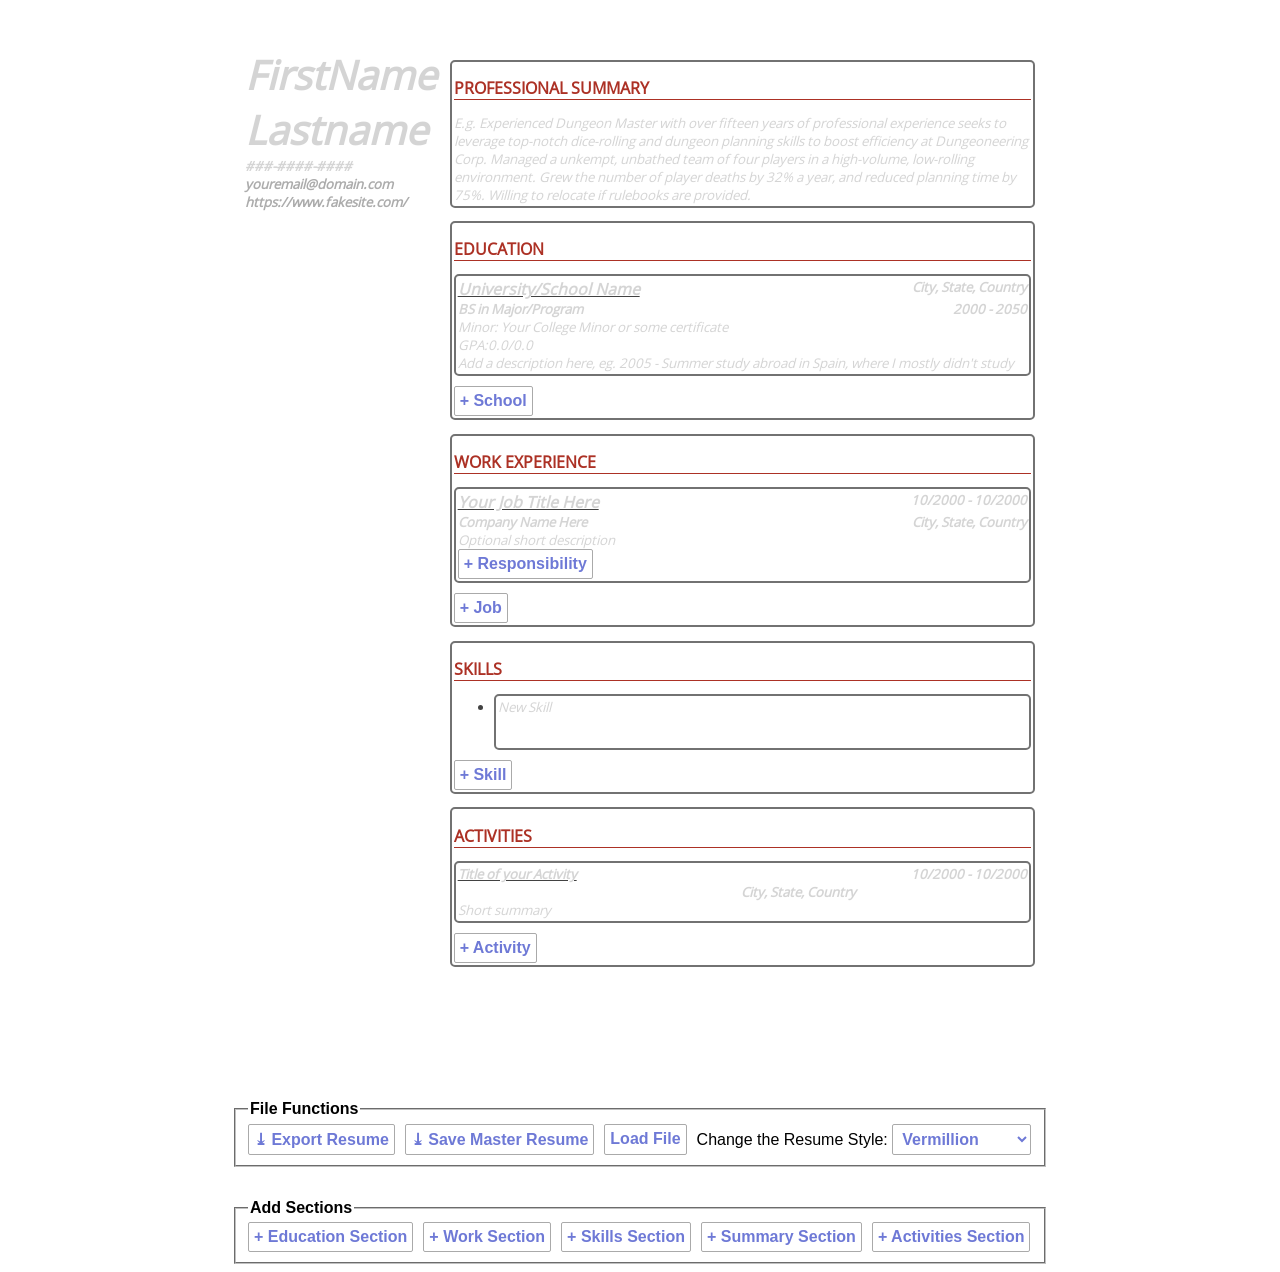
<file: index.html>
<!DOCTYPE html>
<html>
<head>
    <script src="js/templates.js"></script>
    <script src="js/resume-styles.js"></script>

    <script src="js/Sortable-1.15.4/Sortable.js"></script> <!-- your local Sortable -->
    <script src="js/resume-builder.js"></script>
    <link rel="stylesheet" type="text/css" href="css/resume-builder.css" />
    <link rel="stylesheet" type="text/css" id="resume-style" href="css/resume-styles/vermillion.css" />
</head>
<!-- <form> -->
<body>
<div id="rb-host">

</div><!-- rb-host -->

<div id="rb-toolbox"><!-- Begin section of buttons for saving etc. -->
  <fieldset id="rb-file-controls">
    <legend>File Functions</legend>
    <div class="rb-flex-wrap">
    <!-- download arrow &#x2913; or down arrow  &#x2B07; -->
    <a href="#" id="rb-export-resume" class="rb-save-load-btn"><span class="rb-download-arrow">&#x2913;</span> Export Resume </a>
    <a href="#" id="rb-resume-save-all" class="rb-save-load-btn"><span class="rb-download-arrow">&#x2913;</span> Save Master Resume</a>
    <button id="rb-load-button" class="rb-save-load-btn">Load File</button>
    <input type="file" id="rb-file-input" accept=".html">
    <label for="rb-style-change">
        Change the Resume Style:
        <select id="rb-style-change"></select>
    </label>
    </div>
  </fieldset>
  <fieldset id="rb-section-controls">
    <legend>Add Sections</legend>
    <div class="rb-flex-wrap">
      <button type="button"  onclick="addMainSection('education-section')">+ Education Section</button>
      <button type="button" onclick="addMainSection('work-section')">+ Work Section</button>
      <button type="button" onclick="addMainSection('skills-section')">+ Skills Section</button>
      <button type="button" onclick="addMainSection('summary-section')">+ Summary Section</button>
      <button type="button" onclick="addMainSection('activities-section')">+ Activities Section</button>
    </div>
  </fieldset>
</div> <!-- end toolbox buttons saving etc -->



</body>
</html>
</file>
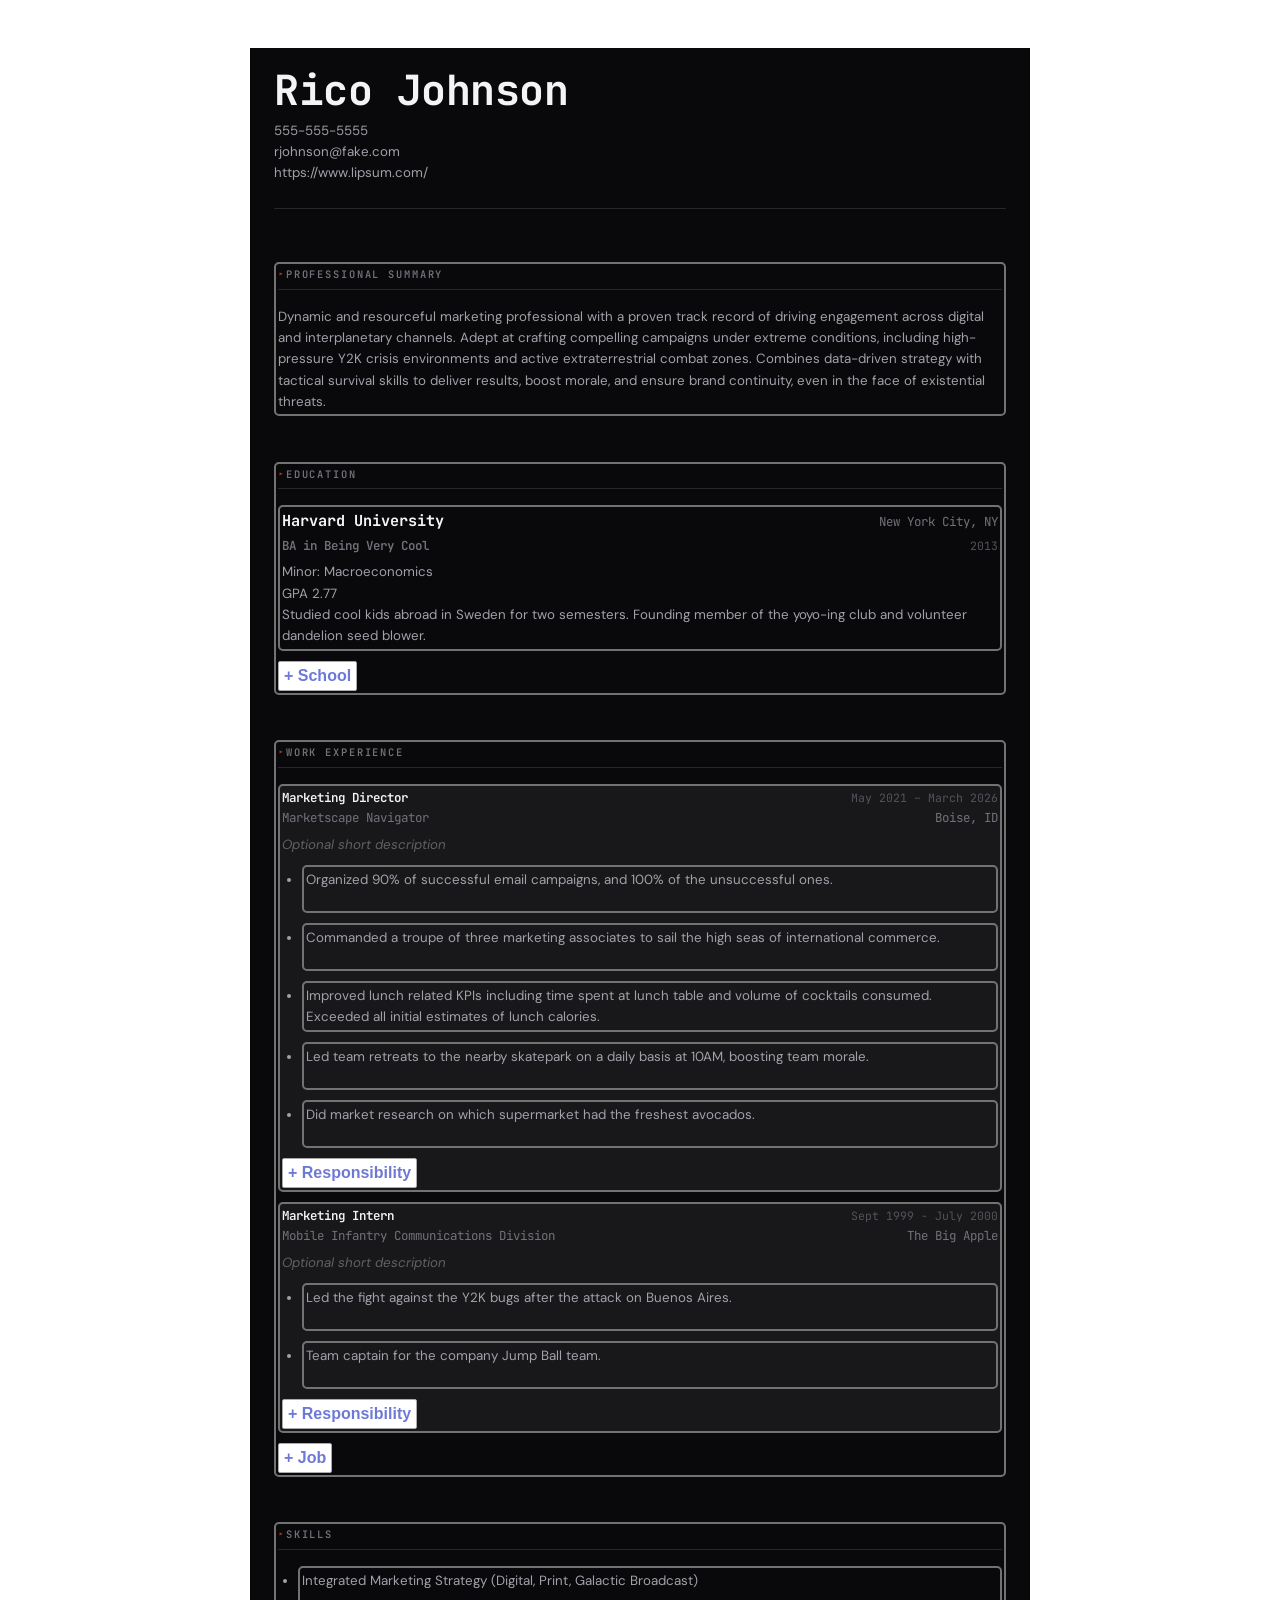
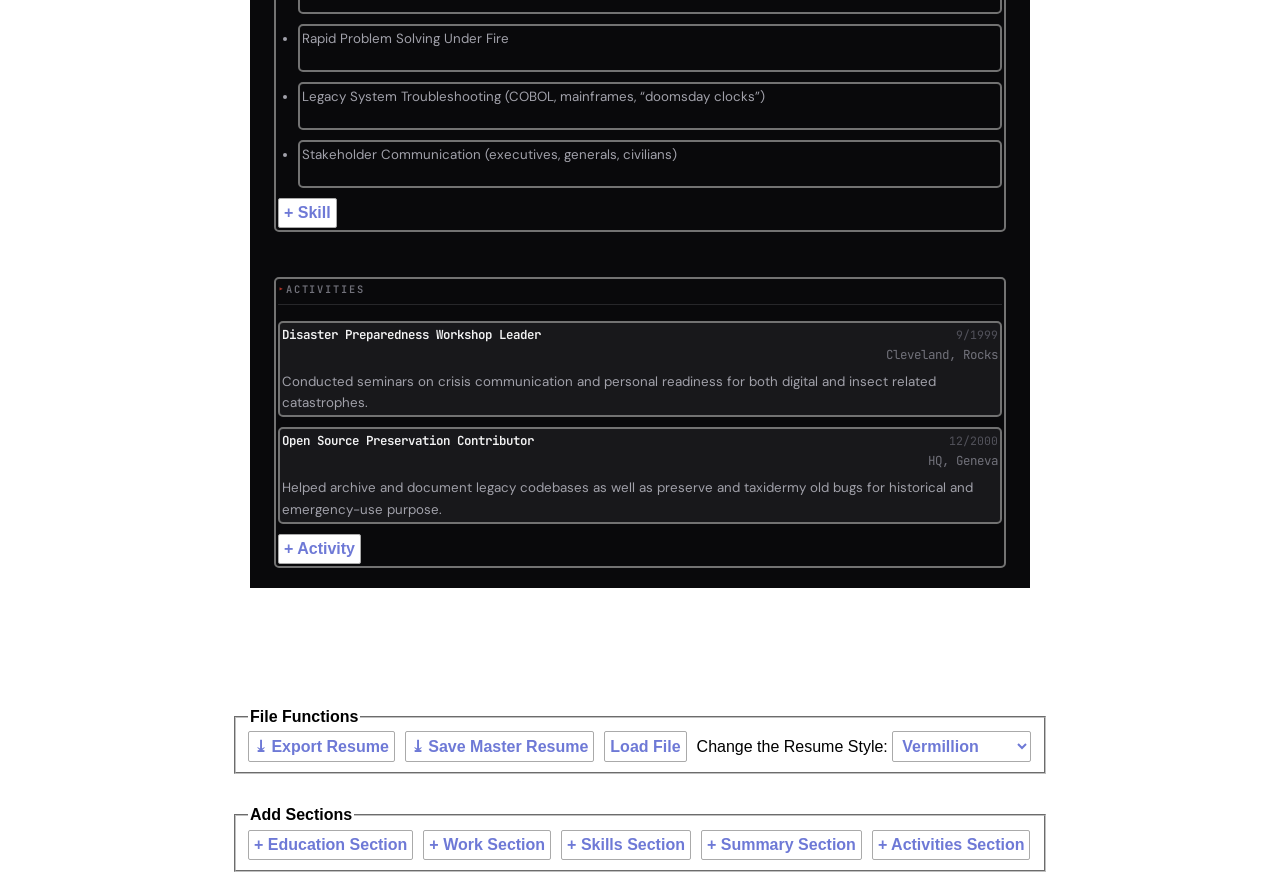
<file: example-content-resume-builder.html>
<head>
    <script src="js/templates.js"></script>
    <script src="js/resume-styles.js"></script><script src="css/resume-styles/dark-portfolio.js"></script><script src="css/resume-styles/dark-portfolio.js"></script><script src="css/resume-styles/dark-portfolio.js"></script><script src="css/resume-styles/dark-portfolio.js"></script>

    <script src="js/Sortable-1.15.4/Sortable.js"></script> <!-- your local Sortable -->
    <script src="js/resume-builder.js"></script>
    <link rel="stylesheet" type="text/css" href="css/resume-builder.css">
<link rel="stylesheet" data-resume-font="dark-portfolio" href="https://fonts.googleapis.com/css2?family=JetBrains+Mono:wght@400;600;700&amp;family=DM+Sans:wght@400;500&amp;display=swap"></head>
<!-- <form> -->
<body>
<div id="rb-host">

</div><!-- rb-host -->

<div id="rb-toolbox"><!-- Begin section of buttons for saving etc. -->
  <fieldset id="rb-file-controls">
    <legend>File Functions</legend>
    <div class="rb-flex-wrap">
    <!-- download arrow &#x2913; or down arrow  &#x2B07; -->
    <a href="#" id="rb-export-resume" class="rb-save-load-btn"><span class="rb-download-arrow">⤓</span> Export Resume </a>
    <a href="#" id="rb-resume-save-all" class="rb-save-load-btn"><span class="rb-download-arrow">⤓</span> Save Master Resume</a>
    <button id="rb-load-button" class="rb-save-load-btn">Load File</button>
    <input type="file" id="rb-file-input" accept=".html">
    <label for="rb-style-change">
        Change the Resume Style:
        <select id="rb-style-change"><option value="vermillion">vermillion</option><option value="standard">standard</option><option value="dark-portfolio">dark-portfolio</option></select>
    </label>
    </div>
  </fieldset>
  <fieldset id="rb-section-controls">
    <legend>Add Sections</legend>
    <div class="rb-flex-wrap">
      <button type="button" onclick="addMainSection('education-section')">+ Education Section</button>
      <button type="button" onclick="addMainSection('work-section')">+ Work Section</button>
      <button type="button" onclick="addMainSection('skills-section')">+ Skills Section</button>
      <button type="button" onclick="addMainSection('summary-section')">+ Summary Section</button>
      <button type="button" onclick="addMainSection('activities-section')">+ Activities Section</button>
    </div>
  </fieldset>
</div> <!-- end toolbox buttons saving etc -->




<script id="rb-shadow-contents" type="text/shadow-content">
  <link rel="stylesheet" id="rb-resume-style" href="css/resume-styles/dark-portfolio.css">
  <link rel="stylesheet" href="css/resume-builder.css">
  <style>
    @font-face {
      font-family: 'OpenSans';
      src: url('fonts/OpenSans-Regular.ttf');
    }
  </style>
  <div id="rb-resume">
    <div id="rb-contact-info">
      <div id="rb-name" data-placeholder="FirstName Lastname" contenteditable="true">Rico Johnson</div>
      <div id="rb-phone-number" data-placeholder="###-####-####" contenteditable="true">555-555-5555</div>
      <div id="rb-email" data-placeholder="youremail@domain.com" contenteditable="true">rjohnson@fake.com</div>
      <div id="rb-website" data-placeholder="https://www.fakesite.com/" contenteditable="true"><span style="font-size: 13.3333px;">https://www.lipsum.com/</span></div>
    </div>
    <!-- could consider renaming this since contact info is sort of content -->
    <div id="rb-resume-content" class="rb-sortable-list">
      <!-- sections go here -->
<section class="rb-section rb-summary" data-type="summary">
  <div class="rb-controls"></div>
  <h2 class="rb-section-header">Professional Summary</h2>
  <div class="rb-description" data-placeholder="E.g. Experienced Dungeon Master with over fifteen years of professional experience seeks to leverage top-notch dice-rolling and dungeon planning skills to boost efficiency at Dungeoneering Corp. Managed a unkempt, unbathed team of four players in a high-volume, low-rolling environment. Grew the number of player deaths by 32% a year, and reduced planning time by 75%. Willing to relocate if rulebooks are provided." contenteditable="true"><span style="font-size: 13.3333px;">Dynamic and resourceful marketing professional with a proven track record of driving engagement across digital and interplanetary channels. Adept at crafting compelling campaigns under extreme conditions, including high-pressure Y2K crisis environments and active extraterrestrial combat zones. Combines data-driven strategy with tactical survival skills to deliver results, boost morale, and ensure brand continuity, even in the face of existential threats.</span></div>
</section>

    <section class="rb-section rb-education" data-type="education">
  <div class="rb-controls"></div>
  <h2 class="rb-section-header">Education</h2>
  <div class="rb-schools-list rb-sortable-list">
    <!-- existing entries will be inserted here -->
  <div class="rb-school rb-entry">
  <div class="rb-controls"></div>
  <div class="rb-essentials">
    <div class="rb-school-name" data-placeholder="University/School Name" contenteditable="true">Harvard University</div>
    <div class="rb-location" data-placeholder="City, State, Country" contenteditable="true">New York City, NY</div>
    <div class="rb-major" data-placeholder="BS in Major/Program" contenteditable="true">BA in Being Very Cool</div>
    <div class="rb-date" data-placeholder="2000 - 2050" contenteditable="true">2013</div>
  </div>
  <div class="rb-minor" data-placeholder="Minor: Your College Minor or some certificate" contenteditable="true">Minor: Macroeconomics</div>
  <div class="rb-gpa" data-placeholder="GPA:0.0/0.0" contenteditable="true">GPA 2.77</div>
  <div class="rb-description" data-placeholder="Add a description here, eg. 2005 - Summer study abroad in Spain, where I mostly didn't study" contenteditable="true">Studied cool kids abroad in Sweden for two semesters. Founding member of the yoyo-ing club and volunteer dandelion seed blower.</div>
</div></div>
  <div class="rb-section-actions">
    <button type="button" class="rb-btn-add" data-action="add-entry" data-template="school-entry">+ School</button>
  </div>
</section><section class="rb-section rb-work-experience" data-type="work-experience">
  <div class="rb-controls"></div>
  <h2 class="rb-section-header">Work Experience</h2>
  <div class="rb-companies-list rb-sortable-list">
    <!-- job entries go here -->
  <div class="rb-company rb-entry" draggable="false" style="">
  <div class="rb-controls"></div>
  <div class="rb-essentials">
    <div class="rb-job-title rb-title" data-placeholder="Your Job Title Here" contenteditable="true">Marketing Director</div>
    <div class="rb-job-dates rb-date" data-placeholder="10/2000 - 10/2000" contenteditable="true">May 2021 – March 2026</div>
    <div class="rb-company-name" data-placeholder="Company Name Here" contenteditable="true">Marketscape Navigator</div>
    <div class="rb-location" data-placeholder="City, State, Country" contenteditable="true">Boise, ID</div>
  </div>
  <div class="rb-description" data-placeholder="Optional short description" contenteditable="true"></div>

  <ul class="rb-responsibilities rb-sortable-list">
    <!-- responsibilities inserted here -->
  <li class="rb-responsibility-item" draggable="false" style="">
  <span contenteditable="true">Organized 90% of successful email campaigns, and 100% of the unsuccessful ones.</span>
  <span class="rb-controls"></span>
</li><li class="rb-responsibility-item">
  <span contenteditable="true">Commanded a troupe of three marketing associates to sail the high seas of international commerce.</span>
  <span class="rb-controls"></span>
</li><li class="rb-responsibility-item">
  <span contenteditable="true">Improved lunch related KPIs including time spent at lunch table and volume of cocktails consumed. Exceeded all initial estimates of lunch calories.<br></span>
  <span class="rb-controls"></span>
</li><li class="rb-responsibility-item">
  <span contenteditable="true">Led team retreats to the nearby skatepark on a daily basis at 10AM, boosting team morale.<br></span>
  <span class="rb-controls"></span>
</li><li class="rb-responsibility-item">
  <span contenteditable="true">Did market research on which supermarket had the freshest avocados.<br></span>
  <span class="rb-controls"></span>
</li></ul>

  <div class="rb-entry-actions">
    <button type="button" data-action="add-entry" data-template="responsibility-item" data-target=".rb-responsibilities">
      + Responsibility 
    </button>
  </div>
</div><div class="rb-company rb-entry">
  <div class="rb-controls"></div>
  <div class="rb-essentials">
    <div class="rb-job-title rb-title" data-placeholder="Your Job Title Here" contenteditable="true">Marketing Intern</div>
    <div class="rb-job-dates rb-date" data-placeholder="10/2000 - 10/2000" contenteditable="true">Sept 1999 - July 2000</div>
    <div class="rb-company-name" data-placeholder="Company Name Here" contenteditable="true">Mobile Infantry Communications Division</div>
    <div class="rb-location" data-placeholder="City, State, Country" contenteditable="true">The Big Apple</div>
  </div>
  <div class="rb-description" data-placeholder="Optional short description" contenteditable="true"></div>

  <ul class="rb-responsibilities rb-sortable-list">
    <!-- responsibilities inserted here -->
  <li class="rb-responsibility-item">
  <span contenteditable="true" data-placeholder="Responsibility or achievement">Led the fight against the Y2K bugs after the attack on Buenos Aires.</span>
  <span class="rb-controls"></span>
</li><li class="rb-responsibility-item">
  <span contenteditable="true" data-placeholder="Responsibility or achievement">Team captain for the company Jump Ball team.<br></span>
  <span class="rb-controls"></span>
</li></ul>

  <div class="rb-entry-actions">
    <button type="button" data-action="add-entry" data-template="responsibility-item" data-target=".rb-responsibilities">
      + Responsibility 
    </button>
  </div>
</div></div>
  <div class="rb-section-actions">
    <button type="button" class="rb-btn-add" data-action="add-entry" data-template="job-entry">+ Job</button>
  </div>
</section><section class="rb-section rb-skills" data-type="skills">
  <div class="rb-controls"></div>
  <h2 class="rb-section-header">Skills</h2>
  <ul class="rb-skill-list rb-sortable-list">
    <!-- skill items here -->
  <li class="rb-skill-item"><span contenteditable="true" data-placeholder="New Skill">Integrated Marketing Strategy (Digital, Print, Galactic Broadcast)</span>
  <span class="rb-controls"></span>
</li><li class="rb-skill-item"><span contenteditable="true" data-placeholder="New Skill">Rapid Problem Solving Under Fire</span>
  <span class="rb-controls"></span>
</li><li class="rb-skill-item"><span contenteditable="true" data-placeholder="New Skill">Legacy System Troubleshooting (COBOL, mainframes, “doomsday clocks”)</span>
  <span class="rb-controls"></span>
</li><li class="rb-skill-item"><span contenteditable="true" data-placeholder="New Skill">Stakeholder Communication (executives, generals, civilians)</span>
  <span class="rb-controls"></span>
</li></ul>
  <div class="rb-section-actions">
    <button type="button" class="rb-btn-add" data-action="add-entry" data-template="skill-item">+ Skill</button>
  </div>
</section><section class="rb-section rb-activities" data-type="activities">
  <div class="rb-controls"></div>
  <h2 class="rb-section-header">Activities</h2>
  <div class="rb-activities-list rb-sortable-list"><div class="rb-activity rb-entry">
  <div class="rb-controls"></div>
  <div class="rb-essentials">
    <div class="rb-activity-title rb-title" contenteditable="true" data-placeholder="Title of your Activity">Disaster Preparedness Workshop Leader</div>
    <div class="rb-date" data-placeholder="10/2000 - 10/2000" contenteditable="true">9/1999</div>
    <div class="rb-location" data-placeholder="City, State, Country" contenteditable="true">Cleveland, Rocks</div>
  </div>
  <div class="rb-description" data-placeholder="Short summary" contenteditable="true">Conducted seminars on crisis communication and personal readiness for both digital and insect related catastrophes.</div>

</div><div class="rb-activity rb-entry">
  <div class="rb-controls"></div>
  <div class="rb-essentials">
    <div class="rb-activity-title rb-title" contenteditable="true" data-placeholder="Title of your Activity">Open Source Preservation Contributor</div>
    <div class="rb-date" data-placeholder="10/2000 - 10/2000" contenteditable="true">12/2000</div>
    <div class="rb-location" data-placeholder="City, State, Country" contenteditable="true">HQ, Geneva</div>
  </div>
  <div class="rb-description" data-placeholder="Short summary" contenteditable="true">Helped archive and document legacy codebases as well as preserve and taxidermy old bugs for historical and emergency-use purpose.</div>

</div></div>
  <div class="rb-section-actions">
    <button type="button" class="rb-btn-add" data-action="add-entry" data-template="activity-entry">+ Activity</button>
  </div>
</section></div>
  </div>
  </script></body>
</file>
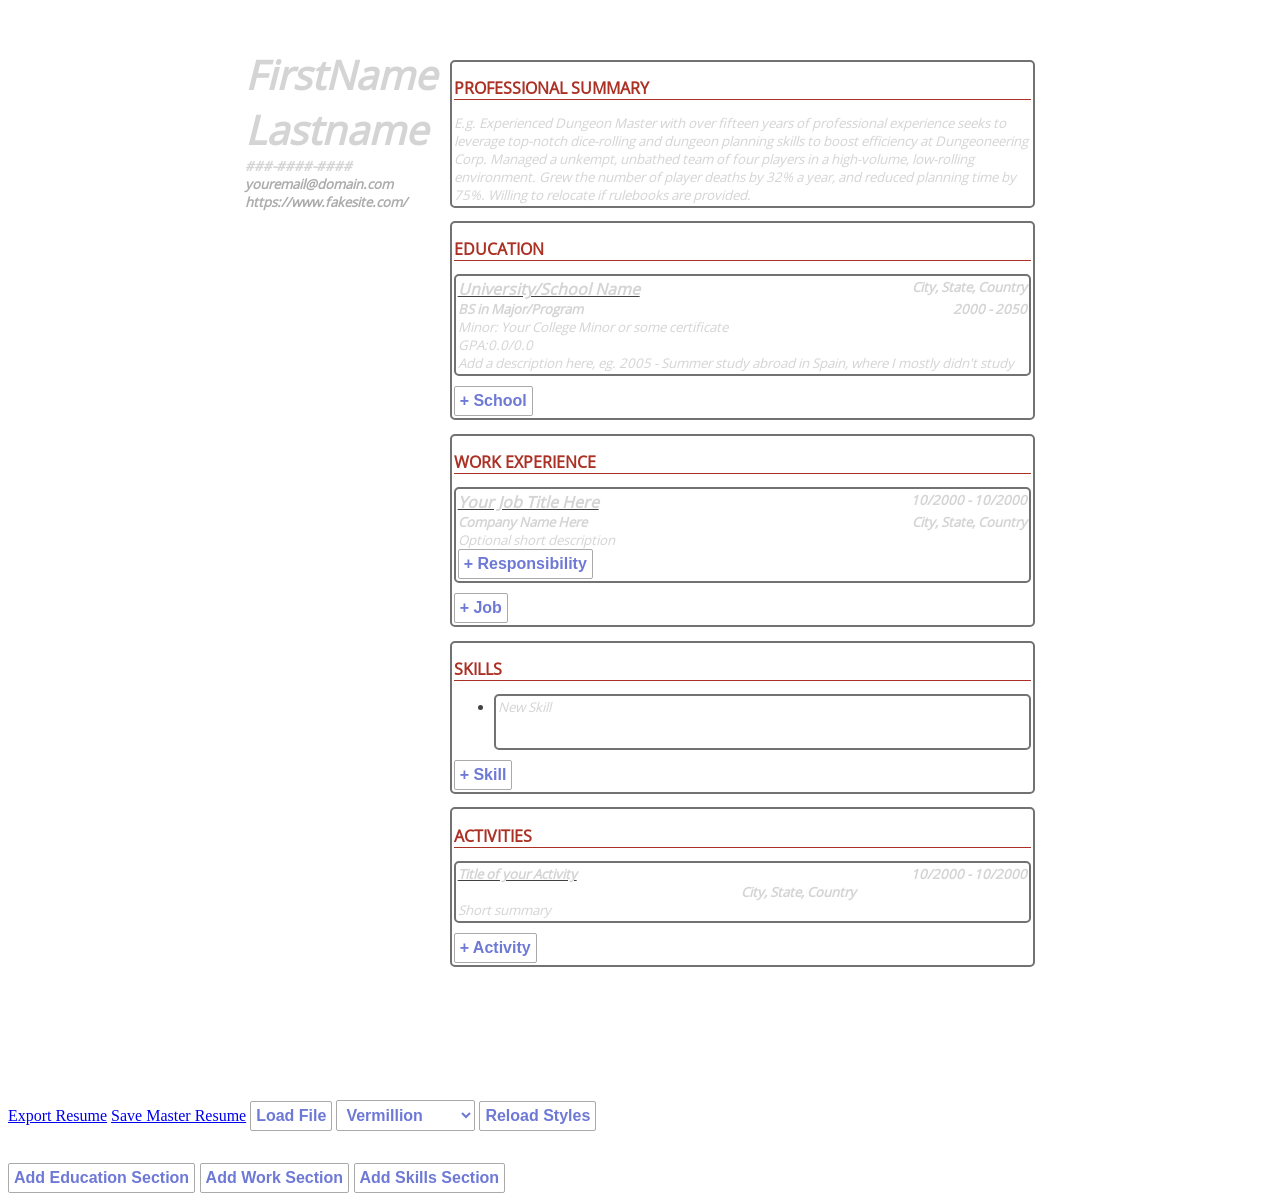
<file: resume-builder.html>
<!DOCTYPE html>
<html>
<head>
    <script src="js/templates.js"></script>
    <script src="js/resume-styles.js"></script>

    <script src="js/Sortable-1.15.4/Sortable.js"></script> <!-- your local Sortable -->
    <script src="js/resume-builder.js"></script>
    <link rel="stylesheet" type="text/css" href="css/resume-builder.css" />
    <link rel="stylesheet" type="text/css" id="resume-style" href="css/resume-styles/vermillion.css" />
</head>
<!-- <form> -->
<body>
<div id="rb-host">

</div><!-- rb-host -->

<div><!-- Begin section of buttons for saving etc. -->
    <a href="#" id="rb-export-resume">Export Resume</a>
    <a href="#" id="rb-resume-save-all">Save Master Resume</a>
    <button id="rb-load-button">Load File</button>
    <input type="file" id="rb-file-input" accept=".html" >

    <select id="rb-style-change">
        <option value="vermillion">Vermillion</option>
        <option value="standard">Standard</option>
    </select>
    <button onclick="loadNewStyles()">Reload Styles</button>
    <div id="rb-section-controls">
  <button type="button" onclick="addMainSection('rb-education-section')">Add Education Section</button>
  <button type="button" onclick="addMainSection('rb-work-section')">Add Work Section</button>
  <button type="button" onclick="addMainSection('rb-skills-section')">Add Skills Section</button>
</div>
    <!-- <div class="dropdown">
        <button onclick="dropDown(this.parentNode)" class="dropbtn">+</button>
        <div id="myDropdown" class="dropdown-content">
            <a href="#" onclick="addItem('education-template', document.getElementById('resume-content'))" class="add-section">Add New Education Section</a>
            <a href="#" onclick="addItemToTarget('#education-template', document.getElementById('resume-content'))" class="add-section">Add New Education Section</a>
            <a href="#" onclick="addItemToTarget('#activities-template', document.getElementById('resume-content'))" class="add-section">Add Activity Section</a>
            <a href="#" onclick="addItemToTarget(this)" class="add-section">Link 3</a>
        </div>
    </div> -->
</div> <!-- end buttons saving etc -->



</body>
</html>
</file>
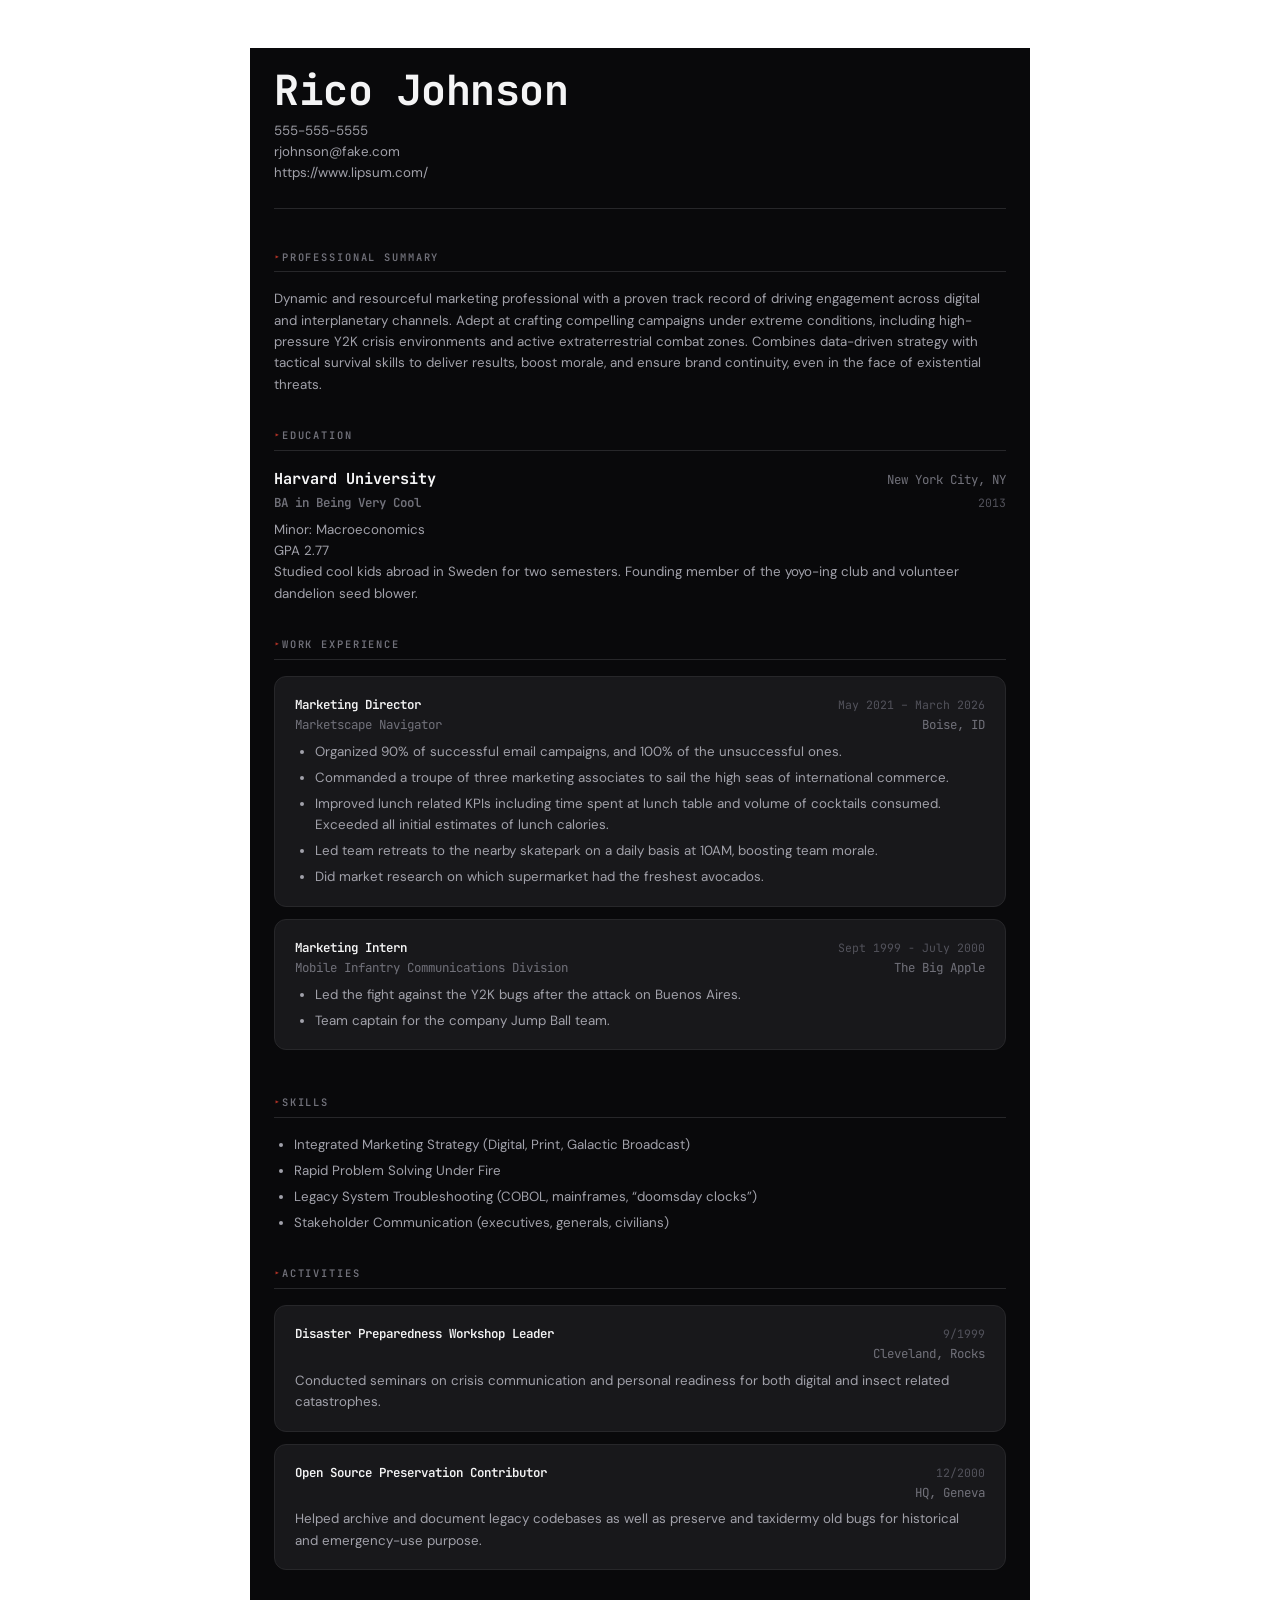
<file: resumes/example-resume.html>
<!DOCTYPE html>
    <html><head><style>
@import url('https://fonts.googleapis.com/css2?family=JetBrains+Mono:wght@400;600;700&family=DM+Sans:wght@400;500&display=swap');


/* ─── Tokens ─────────────────────────────────────────────── */
:host, :root {
    --bg:           #09090b;       /* zinc-950 */
    --surface:      #18181b;       /* zinc-900 */
    --border:       #27272a;       /* zinc-800 */
    --border-hover: #3f3f46;       /* zinc-700 */
    --text:         #f4f4f5;       /* zinc-100 */
    --text-muted:   #a1a1aa;       /* zinc-400 */
    --text-faint:   #71717a;       /* zinc-500 */
    --text-dimmer:  #52525b;       /* zinc-600 */
    --accent:       #ac3125;
    --accent-dim:   rgba(172, 49, 37, 0.15);
    --mono:         'JetBrains Mono', 'Courier New', monospace;
    --sans:         'DM Sans', Helvetica, sans-serif;
    --radius:       12px;
}

/* ─── Reset / Base ───────────────────────────────────────── */
*, *::before, *::after {
    box-sizing: border-box;
    margin: 0;
    padding: 0;
}

body {
    /* background-color: var(--bg);
    color: var(--text-muted);
    font-family: var(--sans);
    font-size: 10pt;
    line-height: 1.6;
    max-width: 780px;
    margin: 48px auto 120px auto;
    padding: 0 24px;
    -webkit-font-smoothing: antialiased; */
}

ul {
    margin: 0;
    padding-left: 1.25rem;
}

li {
    margin-top: 0.3rem;
    color: var(--text-muted);
}

a {
    color: var(--text-faint);
    text-decoration: none;
    border-bottom: 1px solid var(--border);
    font-family: var(--mono);
    font-size: 0.75rem;
    transition: color 0.15s, border-color 0.15s;
}

a:hover {
    color: var(--text);
    border-color: var(--border-hover);
}

/* ─── Printable wrapper ──────────────────────────────────── */
#rb-printable-resume {
    width: 100%;
}

/* ─── Layout: single column ──────────────────────────────── */
#rb-resume {
    display: flex;
    flex-direction: column;
    gap: 0;
    background-color: var(--bg);
    color: var(--text-muted);
    font-family: var(--sans);
    font-size: 10pt;
    line-height: 1.6;
    max-width: 780px;
    margin: 48px auto 120px auto;
    padding: 20px 24px;
    -webkit-font-smoothing: antialiased;
}

/* ─── Contact / Header block ─────────────────────────────── */
#rb-contact-info {
    margin-bottom: 40px;
    padding-bottom: 24px;
    border-bottom: 1px solid var(--border);
}

#rb-name {
    font-family: var(--mono);
    font-size: 2.6rem;
    font-weight: 700;
    color: var(--text);
    letter-spacing: -0.5px;
    line-height: 1.1;
    margin-bottom: 6px;
}

/* Subtitle / role line — add a <p class="rb-role"> if desired */
.rb-role {
    font-family: var(--mono);
    font-size: 0.75rem;
    color: var(--text-dimmer);
    text-transform: uppercase;
    letter-spacing: 0.12em;
    margin-bottom: 14px;
}

/* Contact links sit inline */
#rb-contact-info ul {
    list-style: none;
    padding: 0;
    display: flex;
    flex-wrap: wrap;
    gap: 16px;
    margin-top: 12px;
}

#rb-contact-info li {
    margin: 0;
}

/* ─── Main content area ──────────────────────────────────── */
#rb-resume-content {
    display: flex;
    flex-direction: column;
    gap: 32px;
}

/* ─── Section header ─────────────────────────────────────── */
.rb-section-header {
    font-family: var(--mono);
    font-size: 0.65rem;
    font-weight: 600;
    color: var(--text-faint);
    text-transform: uppercase;
    letter-spacing: 0.18em;
    border-bottom: 1px solid var(--border);
    padding-bottom: 6px;
    margin-bottom: 16px;
}

/* Red accent tick before each section header */
/* small : &#x25B8; */
/* Standard Right Triangle  &#x25B6;*/
/* Right Pointer &#x25BA; */
.rb-section-header::before {
    /* content: '▸ '; */
    content: '\25B8 ';
    color: var(--accent);
}

/* ─── Company / Job block ────────────────────────────────── */
.rb-company,
.rb-activity {
    background: var(--surface);
    border: 1px solid var(--border);
    border-radius: var(--radius);
    padding: 18px 20px;
    margin-bottom: 12px;
    transition: border-color 0.15s;
}

.rb-company:hover,
.rb-activity:hover {
    border-color: var(--border-hover);
}

/* Row: job title + dates */
.rb-essentials {
    display: flex;
    flex-wrap: wrap;
    align-items: baseline;
    gap: 0px 4px;
    margin-bottom: 6px;
}

.rb-essentials > * {
  /* flex: 0 0 calc(50% - 10px);  */
  flex: calc(50% - 10px);;
}

.rb-job-title,
.rb-school-name {
    font-family: var(--mono);
    font-size: 0.95rem;
    font-weight: 700;
    color: var(--text);
    text-decoration: none;
}

.rb-company-name,
.rb-location {
    font-family: var(--mono);
    font-size: 0.78rem;
    color: var(--text-faint);
    font-weight: 400;
}
.rb-location{
    text-align: right;
}
.rb-job-dates,
.rb-date,
.rb-school-location {
    font-family: var(--mono);
    font-size: 0.72rem;
    color: var(--text-dimmer);
    margin-left: auto;
    white-space: nowrap;
    text-align: right;
}

/* ─── Skills section ─────────────────────────────────────── */
.rb-skill-lists {
    display: flex;
    flex-wrap: wrap;
    gap: 8px;
    list-style: none;
    padding: 0;
}

.rb-skill-lists > ul {
    flex-basis: 46%;
    list-style: disc;
    padding-left: 1.1rem;
}

/* Skill badge alternative — wrap items in <span class="rb-badge"> */
.rb-badge {
    display: inline-block;
    background: #27272a;
    color: var(--text-muted);
    font-family: var(--mono);
    font-size: 0.7rem;
    padding: 2px 8px;
    border-radius: 6px;
    margin: 2px 2px 2px 0;
}

/* ─── List titles ────────────────────────────────────────── */
.rb-list-title,
.rb-activity-title,
.rb-title {
    font-family: var(--mono);
    font-size: 0.78rem;
    font-weight: 600;
    color: var(--text);
    text-decoration: none;
    /* margin-bottom: 4px; */
    display: block;
}

/* Bold list items */
ul > .rb-bold,
.rb-major {
    color: var(--text);
    font-weight: 600;
}

/* ─── Education block ────────────────────────────────────── */
.rb-school-name {
    display: block;
    margin-bottom: 2px;
}

.rb-major {
    font-family: var(--mono);
    font-size: 0.78rem;
    color: var(--text-faint);
}

/* ─── Utility ────────────────────────────────────────────── */
.rb-hide {
    display: none;
}

/* ─── Print styles ───────────────────────────────────────── */
@media print {
    body {
        background: #fff;
        color: #222;
        font-size: 9pt;
        margin: 0;
        padding: 0 20pt;
        max-width: 100%;
    }

    :root {
        --bg:         #fff;
        --surface:    #f9f9f9;
        --border:     #ddd;
        --text:       #111;
        --text-muted: #333;
        --text-faint: #555;
        --text-dimmer:#777;
    }

    #rb-name {
        color: var(--accent);
    }

    .rb-company,
    .rb-activity {
        border: 1px solid #ddd;
        break-inside: avoid;
    }

    a {
        border-bottom: none;
        color: var(--text-faint);
    }
}

</style></head>
    <body><div id="rb-resume">
    <div id="rb-contact-info">
      <div id="rb-name" data-placeholder="FirstName Lastname">Rico Johnson</div>
      <div id="rb-phone-number" data-placeholder="###-####-####">555-555-5555</div>
      <div id="rb-email" data-placeholder="youremail@domain.com">rjohnson@fake.com</div>
      <div id="rb-website" data-placeholder="https://www.fakesite.com/"><span>https://www.lipsum.com/</span></div>
    </div>
    <!-- could consider renaming this since contact info is sort of content -->
    <div id="rb-resume-content" class="rb-sortable-list" data-sortable-initialized="1">
      <!-- sections go here -->
<section class="rb-section rb-summary" data-type="summary">
  
  <h2 class="rb-section-header">Professional Summary</h2>
  <div class="rb-description" data-placeholder="E.g. Experienced Dungeon Master with over fifteen years of professional experience seeks to leverage top-notch dice-rolling and dungeon planning skills to boost efficiency at Dungeoneering Corp. Managed a unkempt, unbathed team of four players in a high-volume, low-rolling environment. Grew the number of player deaths by 32% a year, and reduced planning time by 75%. Willing to relocate if rulebooks are provided."><span>Dynamic and resourceful marketing professional with a proven track record of driving engagement across digital and interplanetary channels. Adept at crafting compelling campaigns under extreme conditions, including high-pressure Y2K crisis environments and active extraterrestrial combat zones. Combines data-driven strategy with tactical survival skills to deliver results, boost morale, and ensure brand continuity, even in the face of existential threats.</span></div>
</section>

    <section class="rb-section rb-education" data-type="education">
  
  <h2 class="rb-section-header">Education</h2>
  <div class="rb-schools-list rb-sortable-list" data-sortable-initialized="1">
    <!-- existing entries will be inserted here -->
  <div class="rb-school rb-entry">
  
  <div class="rb-essentials">
    <div class="rb-school-name" data-placeholder="University/School Name">Harvard University</div>
    <div class="rb-location" data-placeholder="City, State, Country">New York City, NY</div>
    <div class="rb-major" data-placeholder="BS in Major/Program">BA in Being Very Cool</div>
    <div class="rb-date" data-placeholder="2000 - 2050">2013</div>
  </div>
  <div class="rb-minor" data-placeholder="Minor: Your College Minor or some certificate">Minor: Macroeconomics</div>
  <div class="rb-gpa" data-placeholder="GPA:0.0/0.0">GPA 2.77</div>
  <div class="rb-description" data-placeholder="Add a description here, eg. 2005 - Summer study abroad in Spain, where I mostly didn't study">Studied cool kids abroad in Sweden for two semesters. Founding member of the yoyo-ing club and volunteer dandelion seed blower.</div>
</div></div>
  <div class="rb-section-actions">
    
  </div>
</section><section class="rb-section rb-work-experience" data-type="work-experience">
  
  <h2 class="rb-section-header">Work Experience</h2>
  <div class="rb-companies-list rb-sortable-list" data-sortable-initialized="1">
    <!-- job entries go here -->
  <div class="rb-company rb-entry" draggable="false">
  
  <div class="rb-essentials">
    <div class="rb-job-title rb-title" data-placeholder="Your Job Title Here">Marketing Director</div>
    <div class="rb-job-dates rb-date" data-placeholder="10/2000 - 10/2000">May 2021 – March 2026</div>
    <div class="rb-company-name" data-placeholder="Company Name Here">Marketscape Navigator</div>
    <div class="rb-location" data-placeholder="City, State, Country">Boise, ID</div>
  </div>
  

  <ul class="rb-responsibilities rb-sortable-list" data-sortable-initialized="1">
    <!-- responsibilities inserted here -->
  <li class="rb-responsibility-item" draggable="false">
  <span>Organized 90% of successful email campaigns, and 100% of the unsuccessful ones.</span>
  
</li><li class="rb-responsibility-item">
  <span>Commanded a troupe of three marketing associates to sail the high seas of international commerce.</span>
  
</li><li class="rb-responsibility-item">
  <span>Improved lunch related KPIs including time spent at lunch table and volume of cocktails consumed. Exceeded all initial estimates of lunch calories.<br></span>
  
</li><li class="rb-responsibility-item">
  <span>Led team retreats to the nearby skatepark on a daily basis at 10AM, boosting team morale.<br></span>
  
</li><li class="rb-responsibility-item">
  <span>Did market research on which supermarket had the freshest avocados.<br></span>
  
</li></ul>

  <div class="rb-entry-actions">
    
  </div>
</div><div class="rb-company rb-entry">
  
  <div class="rb-essentials">
    <div class="rb-job-title rb-title" data-placeholder="Your Job Title Here">Marketing Intern</div>
    <div class="rb-job-dates rb-date" data-placeholder="10/2000 - 10/2000">Sept 1999 - July 2000</div>
    <div class="rb-company-name" data-placeholder="Company Name Here">Mobile Infantry Communications Division</div>
    <div class="rb-location" data-placeholder="City, State, Country">The Big Apple</div>
  </div>
  

  <ul class="rb-responsibilities rb-sortable-list" data-sortable-initialized="1">
    <!-- responsibilities inserted here -->
  <li class="rb-responsibility-item">
  <span data-placeholder="Responsibility or achievement">Led the fight against the Y2K bugs after the attack on Buenos Aires.</span>
  
</li><li class="rb-responsibility-item">
  <span data-placeholder="Responsibility or achievement">Team captain for the company Jump Ball team.<br></span>
  
</li></ul>

  <div class="rb-entry-actions">
    
  </div>
</div></div>
  <div class="rb-section-actions">
    
  </div>
</section><section class="rb-section rb-skills" data-type="skills">
  
  <h2 class="rb-section-header">Skills</h2>
  <ul class="rb-skill-list rb-sortable-list" data-sortable-initialized="1">
    <!-- skill items here -->
  <li class="rb-skill-item"><span data-placeholder="New Skill">Integrated Marketing Strategy (Digital, Print, Galactic Broadcast)</span>
  
</li><li class="rb-skill-item"><span data-placeholder="New Skill">Rapid Problem Solving Under Fire</span>
  
</li><li class="rb-skill-item"><span data-placeholder="New Skill">Legacy System Troubleshooting (COBOL, mainframes, “doomsday clocks”)</span>
  
</li><li class="rb-skill-item"><span data-placeholder="New Skill">Stakeholder Communication (executives, generals, civilians)</span>
  
</li></ul>
  <div class="rb-section-actions">
    
  </div>
</section><section class="rb-section rb-activities" data-type="activities">
  
  <h2 class="rb-section-header">Activities</h2>
  <div class="rb-activities-list rb-sortable-list" data-sortable-initialized="1"><div class="rb-activity rb-entry">
  
  <div class="rb-essentials">
    <div class="rb-activity-title rb-title" data-placeholder="Title of your Activity">Disaster Preparedness Workshop Leader</div>
    <div class="rb-date" data-placeholder="10/2000 - 10/2000">9/1999</div>
    <div class="rb-location" data-placeholder="City, State, Country">Cleveland, Rocks</div>
  </div>
  <div class="rb-description" data-placeholder="Short summary">Conducted seminars on crisis communication and personal readiness for both digital and insect related catastrophes.</div>

</div><div class="rb-activity rb-entry">
  
  <div class="rb-essentials">
    <div class="rb-activity-title rb-title" data-placeholder="Title of your Activity">Open Source Preservation Contributor</div>
    <div class="rb-date" data-placeholder="10/2000 - 10/2000">12/2000</div>
    <div class="rb-location" data-placeholder="City, State, Country">HQ, Geneva</div>
  </div>
  <div class="rb-description" data-placeholder="Short summary">Helped archive and document legacy codebases as well as preserve and taxidermy old bugs for historical and emergency-use purpose.</div>

</div></div>
  <div class="rb-section-actions">
    
  </div>
</section></div>
  </div></body></html>
</file>
<file: css/resume-builder.css>
:root{
  --placeholder-color: rgba(170,170,170,0.5);
  --handle-color:#444;
}

/*_______________________________________________________________________________________________*/
/* BUILDER TOOL BOX STYLING */
button, .rb-save-load-btn, #rb-style-change{
  cursor: pointer;
  color:#6e79d6;
  text-decoration: none;
  font-family:sans-serif;
  font-weight: bold;
  font-size:medium;
  align-items: center; 
  /* keeps controls above content if they overlap */
  z-index: 10;
  background: var(--rb-bg, white);
  padding:5px;
  border:1px solid #aaa;
  border-radius: 2px;
  /* text-transform: uppercase; */
}
#rb-style-change{
  text-transform: capitalize;
}
.rb-download-arrow{
  font-weight: bold;
}
.rb-delete-sortable{
  background: none;
  color: inherit;
  border: none;
  padding: 0;
  font: inherit;
  cursor: pointer;
  outline: inherit;
  font-weight: bold;
}

.rb-flex-wrap{
  display: flex;
  flex-wrap: wrap;
  gap:10px;
}
#rb-file-controls,#rb-section-controls{
  font-family: sans-serif;
  /* text-transform: uppercase; */
  
  margin-top:2rem;
}
legend{
  font-weight: bold;
}
#rb-toolbox{
  max-width: 8.5in;
  margin: 0 auto;
}

/* li{
  list-style-type: none;
} */
/*________________________________________________________________________*/
/*Sortable styling*/
/* .rb-controls{
  float: right;
  font-size:medium;
  display:flex;
  margin-top: .2rem;
  margin-bottom: 0.2rem;
} */

/* every element that has a .rb-controls child needs this */
:has(> .rb-controls) {
  position: relative;
}

.rb-controls {
  position: absolute;
  top: 0;
  right: 0;
  display: flex;
  flex-direction: row;
  align-items: center;
  gap: 10px;
  /* keeps controls above content if they overlap */
  z-index: 10;
  /* only show on hover so they don't obscure content */
  opacity: 0;
  transition: opacity 0.15s;
  /* fade out the content behind the controls */
  /* background: linear-gradient(to left, var(--rb-bg, white) 80%, transparent); */
  background: var(--rb-bg, white);
  padding:5px;
  /* give the gradient room to fade */
  /* padding-left: 10px; 
  padding-right: 4px;
  padding-top: 5px;
  padding-bottom: 5px; */
  border-radius: 2px;
}

:has(> .rb-controls):hover > .rb-controls {
  opacity: 1;
}

.rb-entry{
  margin:10px 0;
}
li{
  min-height: 3rem;
  margin:10px 0;
}

.rb-handle{
  cursor:grab;
  /* margin-left: 2em; */
  &:active {
    cursor: move;
    cursor: -webkit-grabbing;
    cursor: -moz-grabbing;
  }
  /* if we want our hamburger drag lines in CSS */
  /* &:before {
    content:""; 
    display: inline-block;
    width: 15px;
    height: 12px;
    background: linear-gradient(
      to bottom,
      var(--handle-color) 0, var(--handle-color) 2px,
      transparent 2px, transparent 6px,
      var(--handle-color) 6px, var(--handle-color) 8px,
      transparent 8px, transparent 10px,
      var(--handle-color) 10px, var(--handle-color) 12px
    );
    filter: brightness(80%);
  } */
}
.rb-sortable-list > *:not(.rb-section-header):not(.rb-controls){
  border:2px solid rgb(114, 114, 114);
  border-radius: 5px;
  padding:2px;
} 
/* .rb-sortable-list > :is(div, li):not(.rb-section-header):not(.rb-controls) {
  border: 2px solid rgb(114, 114, 114);
  border-radius: 5px;
  padding: 2px;
} */
.rb-sortable-ghost {
  opacity: 0.4;
}

.rb-do-not-export{
  opacity: 50%;
}




/*_______________________________________________________________________________________________*/
/* DROPDOWN CSS */
/* Dropdown Button */
.rb-dropbtn {
    background-color: rgb(211, 110, 84);
    color: white;
    padding: 5px 10px ;
    font-size: 25pt;
    border: none;
    cursor: pointer;
}

/* Dropdown button on hover & focus */
.rb-dropbtn:hover, .rb-dropbtn:focus {
  background-color: rgb(165, 74, 52);;
}
  
/* The container <div> - needed to position the dropdown content */
.rb-dropdown {
  position: relative;
  display: inline-block;
  float: right;
}
  
/* Dropdown Content (Hidden by Default) */
.rb-dropdown-content {
  display: none;
  position: absolute;
  background-color: #f1f1f1;
  min-width: 160px;
  box-shadow: 0px 8px 16px 0px rgba(0,0,0,0.2);
  z-index: 1;
}
  
/* Links inside the dropdown */
.rb-dropdown-content a {
  color: black;
  padding: 12px 16px;
  text-decoration: none;
  display: block;
}
  
/* Change color of dropdown links on hover */
.rb-dropdown-content a:hover {
  background-color: #ddd;
}

/* Show the dropdown menu (use JS to add this class to the .rb-dropdown-content container when the user clicks on the dropdown button) */
.rb-show {
  display:block;
}


/* styles for the button section below the resume */
#rb-file-input{
  display:none;
}

/*_______________________________________________________________________________________________*/
/* DEFAULT TEXT FOR ALL DIVS */
.rb-ui-sortable>li:empty:after{
  content:'<span class="handle">&#8645;</span>';
  color: rgb(179, 15, 15);
}

#rb-email:empty:before{
  content:"youremail@domain.com";
  color: rgb(172, 172, 172);
}
#rb-website:empty:before{
  content:"https://www.fakesite.com/";
  color: rgb(172, 172, 172);
}
[contenteditable]:empty::before {
  content: attr(data-placeholder);
  color: var(--placeholder-color);
  font-style: italic;
  pointer-events: none; /* Allows clicking through the text to focus the div */
}
.rb-section{
    margin-top:10pt;
}
.rb-section-header:empty:before{
  content:"Section, eg. Education, Work Experience, Skills, Activities";
  color: rgb(172, 172, 172);
}
.rb-responsibilities>li:empty:before{
  content:"Responsibilites list them here";
  color: rgb(172, 172, 172);
}
.rb-skill-list>li:empty:before{
  content:"List some of your skills or certs";
  color: rgb(172, 172, 172);
}
.rb-skill-list .rb-title:empty:before{
  content:"Type of Skills/certs, e.g. Language Skills, Computer Skills,etc ";
  color: rgb(172, 172, 172);
}
/*_______________________________________________________________________________________________*/
/* VISIBILITY CHECKBOX CONTROL */
.rb-hide-label .rb-hide-toggle {
    appearance: none;
    background-color: #dfe1e4;
    border-radius: 72px;
    border-style: none;
    flex-shrink: 0;
    height: 20px;
    margin: 0;
    position: relative;
    width: 30px;
  }

  .rb-hide-label .rb-hide-toggle::before {
    bottom: -6px;
    content: "";
    left: -6px;
    position: absolute;
    right: -6px;
    top: -6px;
  }

  .rb-hide-label .rb-hide-toggle,
  .rb-hide-label .rb-hide-toggle::after {
    transition: all 100ms ease-out;
  }

  .rb-hide-label .rb-hide-toggle::after {
    background-color: #fff;
    border-radius: 50%;
    content: "";
    height: 14px;
    left: 3px;
    position: absolute;
    top: 3px;
    width: 14px;
  }

  .rb-hide-label input[type=checkbox] {
    cursor: default;
  }

  .rb-hide-label .rb-hide-toggle:hover {
    background-color: #c9cbcd;
    transition-duration: 0s;
  }

  .rb-hide-label .rb-hide-toggle:checked {
    background-color: #6e79d6;
  }

  .rb-hide-label .rb-hide-toggle:checked::after {
    background-color: #fff;
    left: 13px;
  }

  .rb-hide-label :focus:not(.focus-visible) {
    outline: 0;
  }

  .rb-hide-label .rb-hide-toggle:checked:hover {
    background-color: #535db3;
  }
  /* end visibility checkbox styling */
</file>
<file: css/resume-styles/vermillion.css>
@import url('https://fonts.googleapis.com/css2?family=Noto+Sans:ital,wght@0,100..900;1,100..900&display=swap');
@import url('https://fonts.googleapis.com/css2?family=Noto+Sans:ital,wght@0,100..900;1,100..900&family=Open+Sans:ital,wght@0,300..800;1,300..800&display=swap');
@font-face {
    font-family: "OpenSans";
    src:local("OpenSans"), 
        local("Open Sans"), 
        url("../../fonts/OpenSans-Regular.ttf") format('truetype'),
        url('https://gstatic.com') format('woff2');
}
@font-face {
    font-family: "NotoSans";
    font-style: normal;
    font-weight: 100 900; /* Supports variable weights */
    src:local('Noto Sans'), 
        url("../../fonts/NotoSans-VariableFont_wdth-wght.ttf") format('truetype'),
        url('https://gstatic.com') format('woff2');
}
@font-face {
    font-family: "NotoSans";
    font-style: italic;
    font-weight: 100 900; /* Supports variable weights */
    src:local('Noto Sans Italic'), 
        url("../../fonts/NotoSans-Italic-VariableFont_wdth-wght.ttf") format('truetype'),
        url('https://gstatic.com') format('woff2');
}
/* body{
    max-width:8.5in;
    margin-left: auto;
    margin-right: auto;
    font-family: OpenSans, Helvetica, sans-serif;
    font-size:10pt;
    color: rgb(66, 66, 66);
    margin:35pt auto 100pt auto;
} */

/*This is resume-building breaking*/
#rb-printable-resume{
    
}
#rb-resume{
    display: flex;
    align-items: stretch;
    flex-direction: row;
    max-width:8.5in;
    margin-left: auto;
    margin-right: auto;
    font-family: OpenSans, Helvetica, sans-serif;
    font-size:10pt;
    color: rgb(66, 66, 66);
    margin:35pt auto 100pt auto;
}
ul{
    margin-top: 0;
    margin-bottom:0;
}
li{
    margin-top: 0.2rem;
}
#rb-contact-info{
    flex: 1;
    margin-right: 10pt;
    margin-left: 10pt;
    font-weight: bold;
}
#rb-name{
    font-size:30pt;
    color:#ac3125;
}
#rb-resume-content{
    /* going to consider changing this to a dynamic div when we use jQuery */
    flex: 10;
    margin-right: 10pt;
}

.rb-section-header{
    color:#ac3125;
    font-size: larger;
    font-weight: bold;
    border-bottom: solid 1px;
    text-transform: uppercase;
}

.rb-school-name,.rb-job-title{
    font-weight: bold;
    font-size:larger;
    /* flex-basis:70%; */
    text-decoration:underline;
}
.rb-list-title,.rb-activity-title,.rb-title{
    font-weight:bold;
    text-decoration:underline;
}
.rb-company-name{
    flex-basis:70%;
}
.rb-company,.rb-activity{
    margin-bottom:10pt;
}
.rb-job-dates{
    flex-basis:20%;
}
.rb-essentials,.rb-skill-lists{
    flex-wrap: wrap; 
    display: flex;
    align-items: stretch;
    flex-grow: 1;
}
ul>.rb-bold,.rb-company-name,.rb-major{
    font-weight: bold;
}
/* .rb-essentials .rb-title{
    flex-basis:80%;
    
} */
.rb-essentials>div:nth-child(odd){
    flex-basis:70%;
}
.rb-essentials>div:nth-child(even){
    flex-basis:30%;
}


.rb-hide{
    display: none;
}
.rb-skill-lists>ul{
    /* not sure why it needs to be less than 50, it has no margins */
    flex-basis:42%;
}

.rb-school-location,.rb-date,.rb-location{
    text-align: right;
    font-weight: bold;
    /* flex-grow: 1; */
}
</file>
<file: css/resume-styles/dark-portfolio.css>
@import url('https://fonts.googleapis.com/css2?family=JetBrains+Mono:wght@400;600;700&family=DM+Sans:wght@400;500&display=swap');


/* ─── Tokens ─────────────────────────────────────────────── */
:host, :root {
    --bg:           #09090b;       /* zinc-950 */
    --surface:      #18181b;       /* zinc-900 */
    --border:       #27272a;       /* zinc-800 */
    --border-hover: #3f3f46;       /* zinc-700 */
    --text:         #f4f4f5;       /* zinc-100 */
    --text-muted:   #a1a1aa;       /* zinc-400 */
    --text-faint:   #71717a;       /* zinc-500 */
    --text-dimmer:  #52525b;       /* zinc-600 */
    --accent:       #ac3125;
    --accent-dim:   rgba(172, 49, 37, 0.15);
    --mono:         'JetBrains Mono', 'Courier New', monospace;
    --sans:         'DM Sans', Helvetica, sans-serif;
    --radius:       12px;
}

/* ─── Reset / Base ───────────────────────────────────────── */
*, *::before, *::after {
    box-sizing: border-box;
    margin: 0;
    padding: 0;
}

body {
    /* background-color: var(--bg);
    color: var(--text-muted);
    font-family: var(--sans);
    font-size: 10pt;
    line-height: 1.6;
    max-width: 780px;
    margin: 48px auto 120px auto;
    padding: 0 24px;
    -webkit-font-smoothing: antialiased; */
}

ul {
    margin: 0;
    padding-left: 1.25rem;
}

li {
    margin-top: 0.3rem;
    color: var(--text-muted);
}

a {
    color: var(--text-faint);
    text-decoration: none;
    border-bottom: 1px solid var(--border);
    font-family: var(--mono);
    font-size: 0.75rem;
    transition: color 0.15s, border-color 0.15s;
}

a:hover {
    color: var(--text);
    border-color: var(--border-hover);
}

/* ─── Printable wrapper ──────────────────────────────────── */
#rb-printable-resume {
    width: 100%;
}

/* ─── Layout: single column ──────────────────────────────── */
#rb-resume {
    display: flex;
    flex-direction: column;
    gap: 0;
    background-color: var(--bg);
    color: var(--text-muted);
    font-family: var(--sans);
    font-size: 10pt;
    line-height: 1.6;
    max-width: 780px;
    margin: 48px auto 120px auto;
    padding: 20px 24px;
    -webkit-font-smoothing: antialiased;
}

/* ─── Contact / Header block ─────────────────────────────── */
#rb-contact-info {
    margin-bottom: 40px;
    padding-bottom: 24px;
    border-bottom: 1px solid var(--border);
}

#rb-name {
    font-family: var(--mono);
    font-size: 2.6rem;
    font-weight: 700;
    color: var(--text);
    letter-spacing: -0.5px;
    line-height: 1.1;
    margin-bottom: 6px;
}

/* Subtitle / role line — add a <p class="rb-role"> if desired */
.rb-role {
    font-family: var(--mono);
    font-size: 0.75rem;
    color: var(--text-dimmer);
    text-transform: uppercase;
    letter-spacing: 0.12em;
    margin-bottom: 14px;
}

/* Contact links sit inline */
#rb-contact-info ul {
    list-style: none;
    padding: 0;
    display: flex;
    flex-wrap: wrap;
    gap: 16px;
    margin-top: 12px;
}

#rb-contact-info li {
    margin: 0;
}

/* ─── Main content area ──────────────────────────────────── */
#rb-resume-content {
    display: flex;
    flex-direction: column;
    gap: 32px;
}

/* ─── Section header ─────────────────────────────────────── */
.rb-section-header {
    font-family: var(--mono);
    font-size: 0.65rem;
    font-weight: 600;
    color: var(--text-faint);
    text-transform: uppercase;
    letter-spacing: 0.18em;
    border-bottom: 1px solid var(--border);
    padding-bottom: 6px;
    margin-bottom: 16px;
}

/* Red accent tick before each section header */
/* small : &#x25B8; */
/* Standard Right Triangle  &#x25B6;*/
/* Right Pointer &#x25BA; */
.rb-section-header::before {
    /* content: '▸ '; */
    content: '\25B8 ';
    color: var(--accent);
}

/* ─── Company / Job block ────────────────────────────────── */
.rb-company,
.rb-activity {
    background: var(--surface);
    border: 1px solid var(--border);
    border-radius: var(--radius);
    padding: 18px 20px;
    margin-bottom: 12px;
    transition: border-color 0.15s;
}

.rb-company:hover,
.rb-activity:hover {
    border-color: var(--border-hover);
}

/* Row: job title + dates */
.rb-essentials {
    display: flex;
    flex-wrap: wrap;
    align-items: baseline;
    gap: 0px 4px;
    margin-bottom: 6px;
}

.rb-essentials > * {
  /* flex: 0 0 calc(50% - 10px);  */
  flex: calc(50% - 10px);;
}

.rb-job-title,
.rb-school-name {
    font-family: var(--mono);
    font-size: 0.95rem;
    font-weight: 700;
    color: var(--text);
    text-decoration: none;
}

.rb-company-name,
.rb-location {
    font-family: var(--mono);
    font-size: 0.78rem;
    color: var(--text-faint);
    font-weight: 400;
}
.rb-location{
    text-align: right;
}
.rb-job-dates,
.rb-date,
.rb-school-location {
    font-family: var(--mono);
    font-size: 0.72rem;
    color: var(--text-dimmer);
    margin-left: auto;
    white-space: nowrap;
    text-align: right;
}

/* ─── Skills section ─────────────────────────────────────── */
.rb-skill-lists {
    display: flex;
    flex-wrap: wrap;
    gap: 8px;
    list-style: none;
    padding: 0;
}

.rb-skill-lists > ul {
    flex-basis: 46%;
    list-style: disc;
    padding-left: 1.1rem;
}

/* Skill badge alternative — wrap items in <span class="rb-badge"> */
.rb-badge {
    display: inline-block;
    background: #27272a;
    color: var(--text-muted);
    font-family: var(--mono);
    font-size: 0.7rem;
    padding: 2px 8px;
    border-radius: 6px;
    margin: 2px 2px 2px 0;
}

/* ─── List titles ────────────────────────────────────────── */
.rb-list-title,
.rb-activity-title,
.rb-title {
    font-family: var(--mono);
    font-size: 0.78rem;
    font-weight: 600;
    color: var(--text);
    text-decoration: none;
    /* margin-bottom: 4px; */
    display: block;
}

/* Bold list items */
ul > .rb-bold,
.rb-major {
    color: var(--text);
    font-weight: 600;
}

/* ─── Education block ────────────────────────────────────── */
.rb-school-name {
    display: block;
    margin-bottom: 2px;
}

.rb-major {
    font-family: var(--mono);
    font-size: 0.78rem;
    color: var(--text-faint);
}

/* ─── Utility ────────────────────────────────────────────── */
.rb-hide {
    display: none;
}

/* ─── Print styles ───────────────────────────────────────── */
@media print {
    body {
        background: #fff;
        color: #222;
        font-size: 9pt;
        margin: 0;
        padding: 0 20pt;
        max-width: 100%;
    }

    :root {
        --bg:         #fff;
        --surface:    #f9f9f9;
        --border:     #ddd;
        --text:       #111;
        --text-muted: #333;
        --text-faint: #555;
        --text-dimmer:#777;
    }

    #rb-name {
        color: var(--accent);
    }

    .rb-company,
    .rb-activity {
        border: 1px solid #ddd;
        break-inside: avoid;
    }

    a {
        border-bottom: none;
        color: var(--text-faint);
    }
}
</file>
